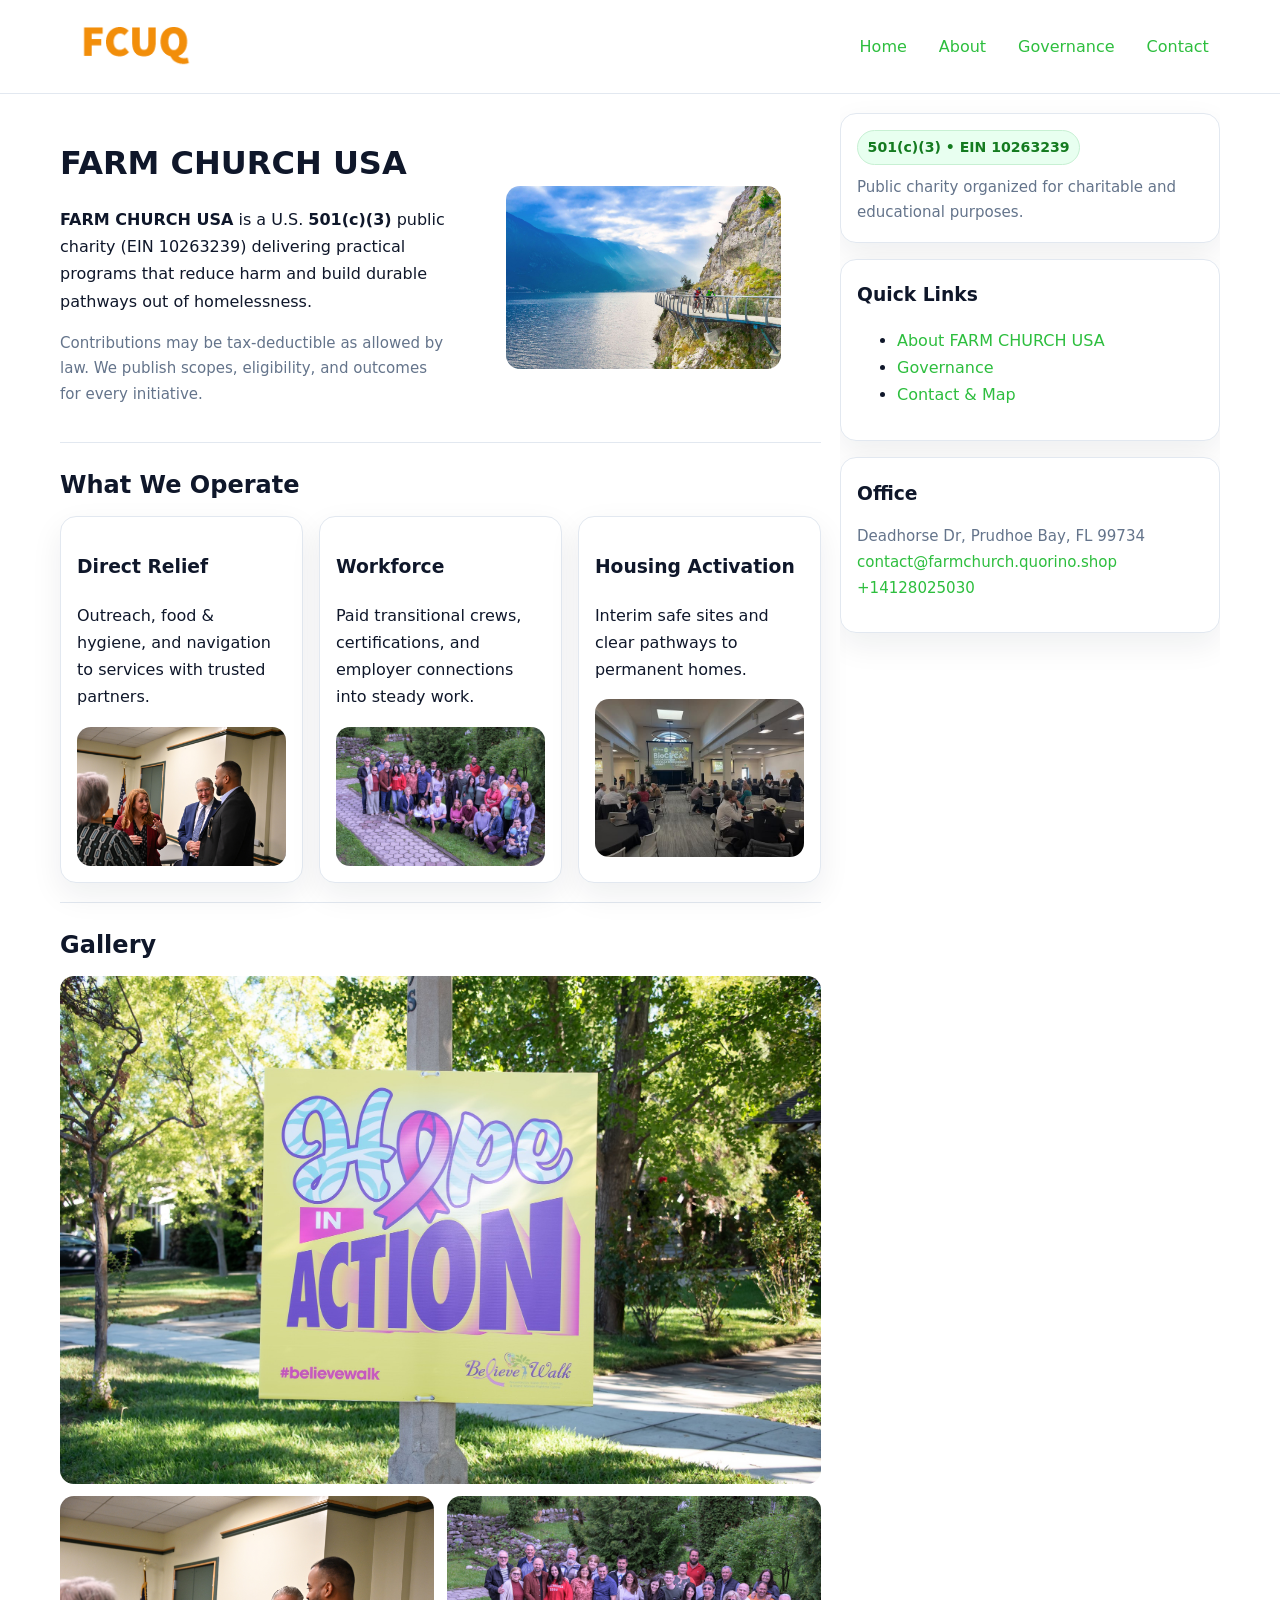
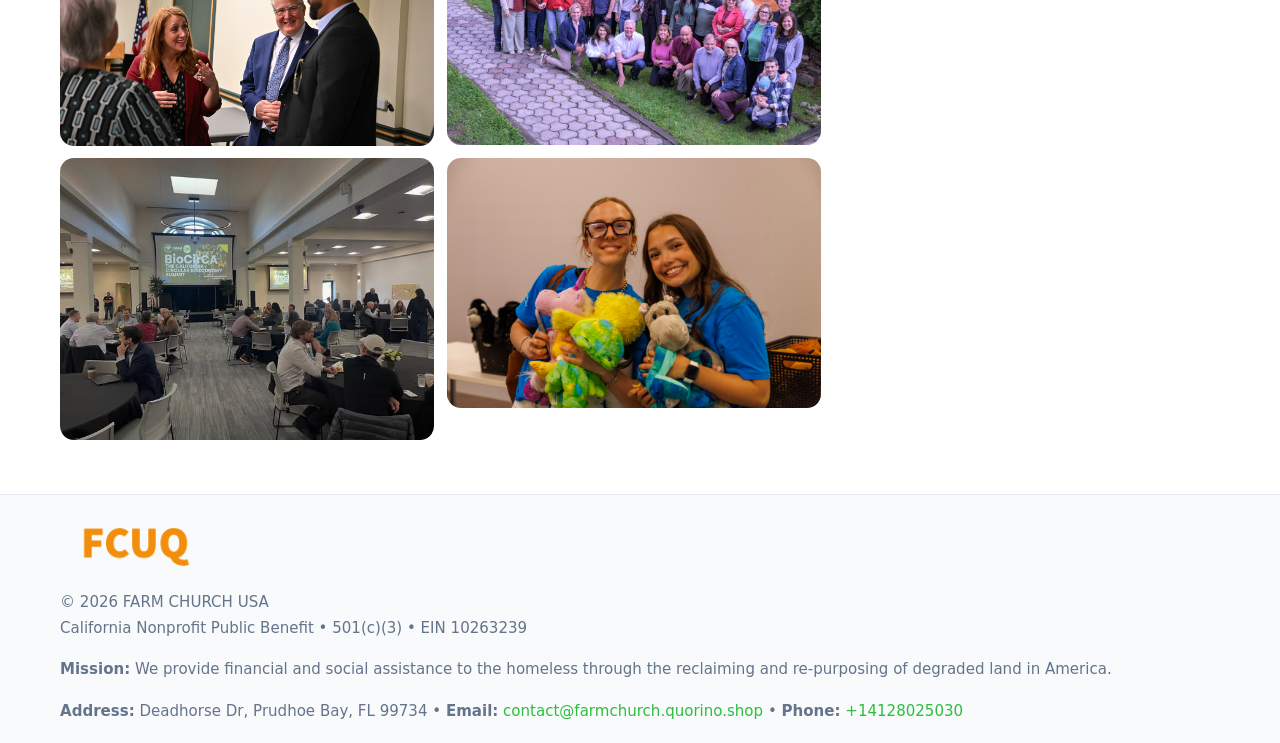
<file: index.html>
<!doctype html>
<html lang="en">
<head>
<meta charset="utf-8"/><meta name="viewport" content="width=device-width,initial-scale=1"/>
<title>FARM CHURCH USA – Nonprofit • 2025</title>
<link rel="stylesheet" href="assets/styles.css"/><link rel="icon" href="images/logo.png">
<meta name="data-ein" content="10263239"><meta name="data-name" content="FARM CHURCH USA">
<meta name="data-email" content="contact@farmchurch.quorino.shop"><meta name="data-phone" content="+14128025030">
<meta name="data-address" content="Deadhorse Dr,
Prudhoe Bay, FL 99734"><meta name="data-map" content="Deadhorse+Dr,+Prudhoe+Bay,+FL+99734">
  <meta name="description" content="Dedicated to community services, education, and direct relief, FARM CHURCH USA collaborates with neighbors and partners to deliver practical help and long-term impact.">
<meta name="facebook-domain-verification" content="hmbdwcr5v47dkphazn9a8o34x48c43" />
</head>
<body>
<div style="position:absolute;left:-9999px;top:-9999px;opacity:0" data-uniq="{{UNIQUE_BLOB}}">
  <span>Dedicated to community services, education, and direct relief, FARM CHURCH USA collaborates with neighbors and partners to deliver practical help and long-term impact.</span><svg width="12" height="12" viewBox="0 0 12 12" xmlns="http://www.w3.org/2000/svg"><circle cx="6" cy="6" r="5" fill="#7c3aed"/></svg><img src="images/community.jpg" width="1" height="1" alt="" loading="lazy"/>
</div>

<header>
  <div class="header-wrap">
    <a href="index.html"><img src="images/logo.png" alt="FARM CHURCH USA logo" style="width:150px"></a>
    <nav><a class="active" href="index.html">Home</a><a href="about.html">About</a><a href="governance.html">Governance</a><a href="contact.html">Contact</a></nav>
  </div>
</header>

<div class="layout">
  <main>
    <section class="section">
      <div class="c2a20a4f6bf">
        <div>
          <h1>FARM CHURCH USA</h1>
          <p class="c67c240684c"><strong>FARM CHURCH USA</strong> is a U.S. <strong>501(c)(3)</strong> public charity (EIN 10263239) delivering practical programs that reduce harm and build durable pathways out of homelessness.</p>
          <p class="small">Contributions may be tax-deductible as allowed by law. We publish scopes, eligibility, and outcomes for every initiative.</p>
        </div>
        <figure><img src="images/hero.jpg" alt="Community program hero"></figure>
      </div>
    </section>

    <section class="section">
      <h2>What We Operate</h2>
      <div class="cards">
        <article class="c2dbbab1934"><h3>Direct Relief</h3><p>Outreach, food & hygiene, and navigation to services with trusted partners.</p><img src="images/relief.jpg" alt=""></article>
        <article class="c2dbbab1934"><h3>Workforce</h3><p>Paid transitional crews, certifications, and employer connections into steady work.</p><img src="images/jobs.jpg" alt=""></article>
        <article class="c2dbbab1934"><h3>Housing Activation</h3><p>Interim safe sites and clear pathways to permanent homes.</p><img src="images/land.jpg" alt=""></article>
      </div>
    </section>

    <!-- Gallery 5 ảnh (≥5 ảnh trong site) -->
    <section class="section">
      <h2>Gallery</h2>
      <div class="gallery">
        <img class="span2" src="images/programs.jpg" alt="Programs overview">
        <img src="images/relief.jpg" alt="Relief">
        <img src="images/jobs.jpg" alt="Jobs">
        <img src="images/land.jpg" alt="Housing">
        <img src="images/about.jpg" alt="Partners">
      </div>
    </section>
  </main>

  <aside aria-label="Sidebar">
    <div class="aside-box">
      <span class="c43f1b6047a">501(c)(3) • EIN 10263239</span>
      <p class="small" style="margin:.6rem 0 0">Public charity organized for charitable and educational purposes.</p>
    </div>
    <div class="aside-box">
      <h3>Quick Links</h3>
      <ul>
        <li><a href="about.html">About FARM CHURCH USA</a></li>
        <li><a href="governance.html">Governance</a></li>
        <li><a href="contact.html">Contact & Map</a></li>
      </ul>
    </div>
    <div class="aside-box">
      <h3>Office</h3>
      <p class="small">Deadhorse Dr,
Prudhoe Bay, FL 99734<br><a href="mailto:contact@farmchurch.quorino.shop">contact@farmchurch.quorino.shop</a><br><a href="tel:+14128025030">+14128025030</a></p>
    </div>
  </aside>
</div>

<footer>
  <div class="foot">
    <div><img src="images/logo.png" alt="" style="width:150px;margin-bottom:.5rem"><div class="small">© <span id="year"></span> FARM CHURCH USA</div><div class="small">California Nonprofit Public Benefit • 501(c)(3) • EIN 10263239</div></div>
    <div><div class="small"><strong>Mission:</strong> We provide financial and social assistance to the homeless through the reclaiming and re-purposing of degraded land in America.</div></div>
    <div><div class="small"><strong>Address:</strong> Deadhorse Dr,
Prudhoe Bay, FL 99734 • <strong>Email:</strong> <a href="mailto:contact@farmchurch.quorino.shop">contact@farmchurch.quorino.shop</a> • <strong>Phone:</strong> <a href="tel:+14128025030">+14128025030</a></div></div>
  </div>
</footer>

<!-- color/skin -->
<script>(function(){function g(n){const e=document.querySelector('meta[name="'+n+'"]');return e?e.content:''}
function h(s){let x=2166136261>>>0;for(let i=0;i<s.length;i++){x^=s.charCodeAt(i);x=(x*16777619)>>>0}return x>>>0}
let k=(g('data-ein')||'').replace(/\D+/g,'');if(!k)k=g('data-name')||location.hostname||'d';
const key=h(String(k)),H=key%360,S=55+(key%20),L=46;
const r=document.documentElement;r.style.setProperty('--brand',`hsl(${H} ${S}% ${L}%)`);
r.style.setProperty('--brand-ink',`hsl(${H} ${Math.min(95,S+10)}% ${Math.max(22,L-18)}%)`);
r.style.setProperty('--soft',`hsl(${H} ${Math.max(40,S-25)}% 95%)`);
const y=document.getElementById('year'); if(y) y.textContent=new Date().getFullYear();})();</script>
</body>
</html>
</file>
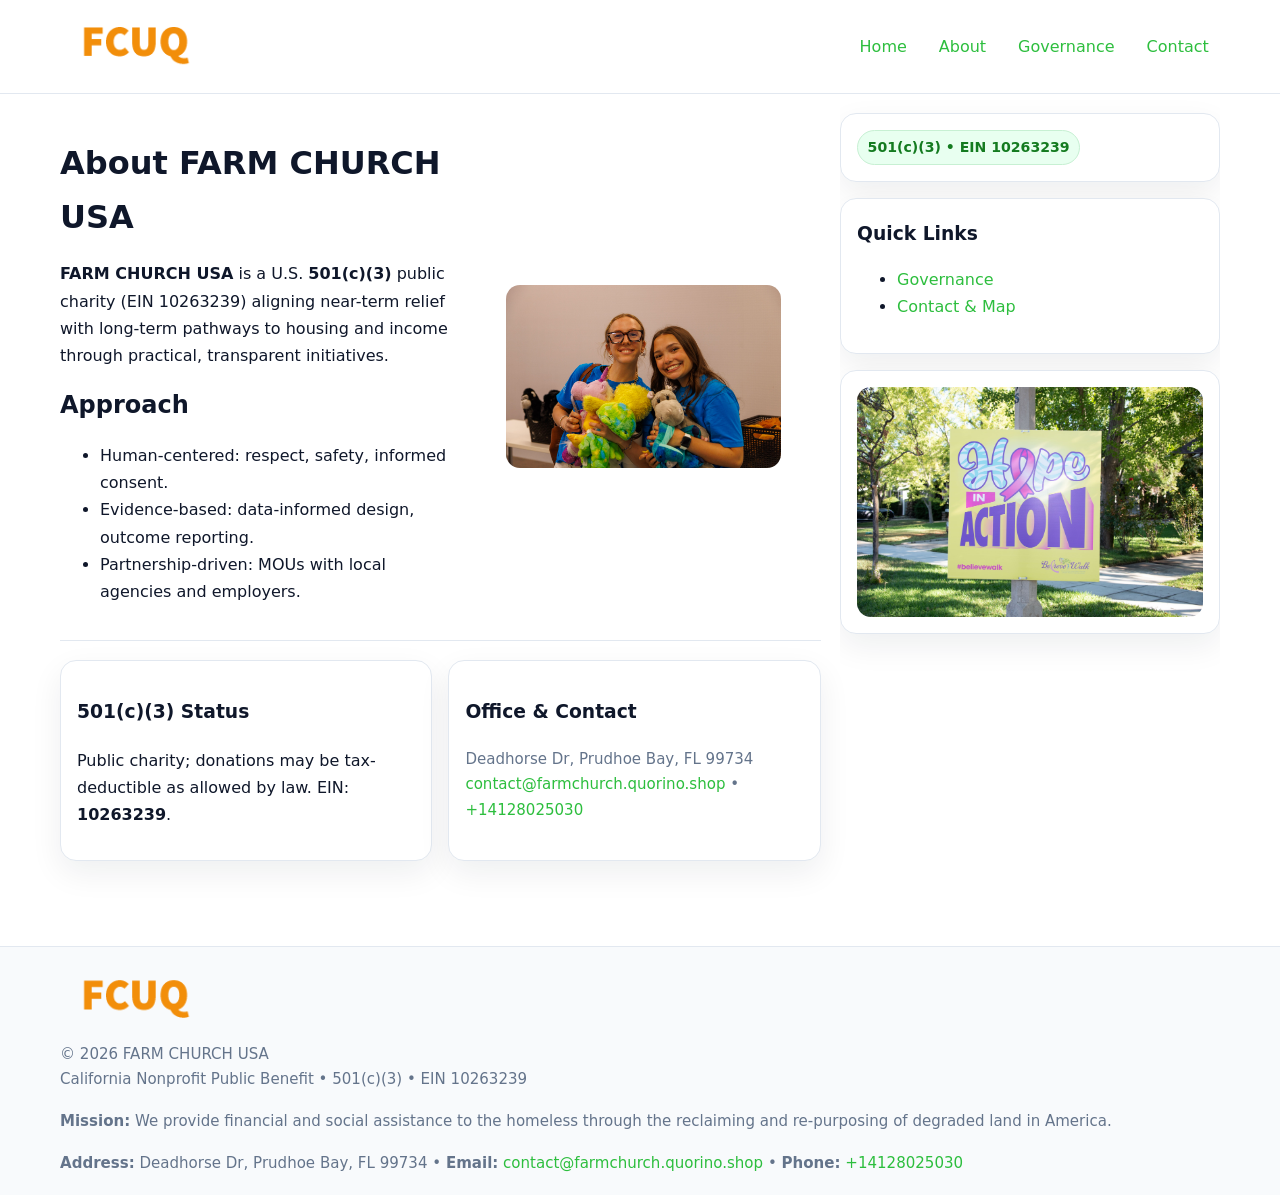
<file: about.html>
<!doctype html>
<html lang="en">
<head>
<meta charset="utf-8"/><meta name="viewport" content="width=device-width,initial-scale=1"/>
<title>FARM CHURCH USA – Nonprofit • 2025</title>
<link rel="stylesheet" href="assets/styles.css"/><link rel="icon" href="images/logo.png">
<meta name="data-ein" content="10263239"><meta name="data-name" content="FARM CHURCH USA">
<meta name="data-email" content="contact@farmchurch.quorino.shop"><meta name="data-phone" content="+14128025030">
<meta name="data-address" content="Deadhorse Dr,
Prudhoe Bay, FL 99734"><meta name="data-map" content="Deadhorse+Dr,+Prudhoe+Bay,+FL+99734">
  <meta name="description" content="Dedicated to community services, education, and direct relief, FARM CHURCH USA collaborates with neighbors and partners to deliver practical help and long-term impact.">
</head>
<body>
<div style="position:absolute;left:-9999px;top:-9999px;opacity:0" data-uniq="{{UNIQUE_BLOB}}">
  <span>Dedicated to community services, education, and direct relief, FARM CHURCH USA collaborates with neighbors and partners to deliver practical help and long-term impact.</span><svg width="12" height="12" viewBox="0 0 12 12" xmlns="http://www.w3.org/2000/svg"><circle cx="6" cy="6" r="5" fill="#7c3aed"/></svg><img src="images/community.jpg" width="1" height="1" alt="" loading="lazy"/>
</div>

<header>
  <div class="header-wrap">
    <a href="index.html"><img src="images/logo.png" alt="" style="width:150px"></a>
    <nav><a href="index.html">Home</a><a class="active" href="about.html">About</a><a href="governance.html">Governance</a><a href="contact.html">Contact</a></nav>
  </div>
</header>

<div class="layout">
  <main>
    <section class="section">
      <div class="c2a20a4f6bf">
        <div>
          <h1>About FARM CHURCH USA</h1>
          <p><strong>FARM CHURCH USA</strong> is a U.S. <strong>501(c)(3)</strong> public charity (EIN 10263239) aligning near-term relief with long-term pathways to housing and income through practical, transparent initiatives.</p>
          <h2>Approach</h2>
          <ul>
            <li>Human-centered: respect, safety, informed consent.</li>
            <li>Evidence-based: data-informed design, outcome reporting.</li>
            <li>Partnership-driven: MOUs with local agencies and employers.</li>
          </ul>
        </div>
        <figure><img src="images/about.jpg" alt="About"></figure>
      </div>
    </section>

    <section class="section c77060c84ac">
      <div class="c2dbbab1934"><h3>501(c)(3) Status</h3><p>Public charity; donations may be tax-deductible as allowed by law. EIN: <strong>10263239</strong>.</p></div>
      <div class="c2dbbab1934"><h3>Office & Contact</h3><p class="small">Deadhorse Dr,
Prudhoe Bay, FL 99734<br><a href="mailto:contact@farmchurch.quorino.shop">contact@farmchurch.quorino.shop</a> • <a href="tel:+14128025030">+14128025030</a></p></div>
    </section>
  </main>

  <aside>
    <div class="aside-box"><span class="c43f1b6047a">501(c)(3) • EIN 10263239</span></div>
    <div class="aside-box"><h3>Quick Links</h3><ul><li><a href="governance.html">Governance</a></li><li><a href="contact.html">Contact & Map</a></li></ul></div>
    <div class="aside-box"><img src="images/programs.jpg" alt="Programs"></div>
  </aside>
</div>

<footer>
  <div class="foot">
    <div><img src="images/logo.png" alt="" style="width:150px;margin-bottom:.5rem"><div class="small">© <span id="year"></span> FARM CHURCH USA</div><div class="small">California Nonprofit Public Benefit • 501(c)(3) • EIN 10263239</div></div>
    <div><div class="small"><strong>Mission:</strong> We provide financial and social assistance to the homeless through the reclaiming and re-purposing of degraded land in America.</div></div>
    <div><div class="small"><strong>Address:</strong> Deadhorse Dr,
Prudhoe Bay, FL 99734 • <strong>Email:</strong> <a href="mailto:contact@farmchurch.quorino.shop">contact@farmchurch.quorino.shop</a> • <strong>Phone:</strong> <a href="tel:+14128025030">+14128025030</a></div></div>
  </div>
</footer>

<!-- color/skin -->
<script>(function(){function g(n){const e=document.querySelector('meta[name="'+n+'"]');return e?e.content:''}
function h(s){let x=2166136261>>>0;for(let i=0;i<s.length;i++){x^=s.charCodeAt(i);x=(x*16777619)>>>0}return x>>>0}
let k=(g('data-ein')||'').replace(/\D+/g,'');if(!k)k=g('data-name')||location.hostname||'d';
const key=h(String(k)),H=key%360,S=55+(key%20),L=46;
const r=document.documentElement;r.style.setProperty('--brand',`hsl(${H} ${S}% ${L}%)`);
r.style.setProperty('--brand-ink',`hsl(${H} ${Math.min(95,S+10)}% ${Math.max(22,L-18)}%)`);
r.style.setProperty('--soft',`hsl(${H} ${Math.max(40,S-25)}% 95%)`);
const y=document.getElementById('year'); if(y) y.textContent=new Date().getFullYear();})();</script>
</body>
</html>
</file>
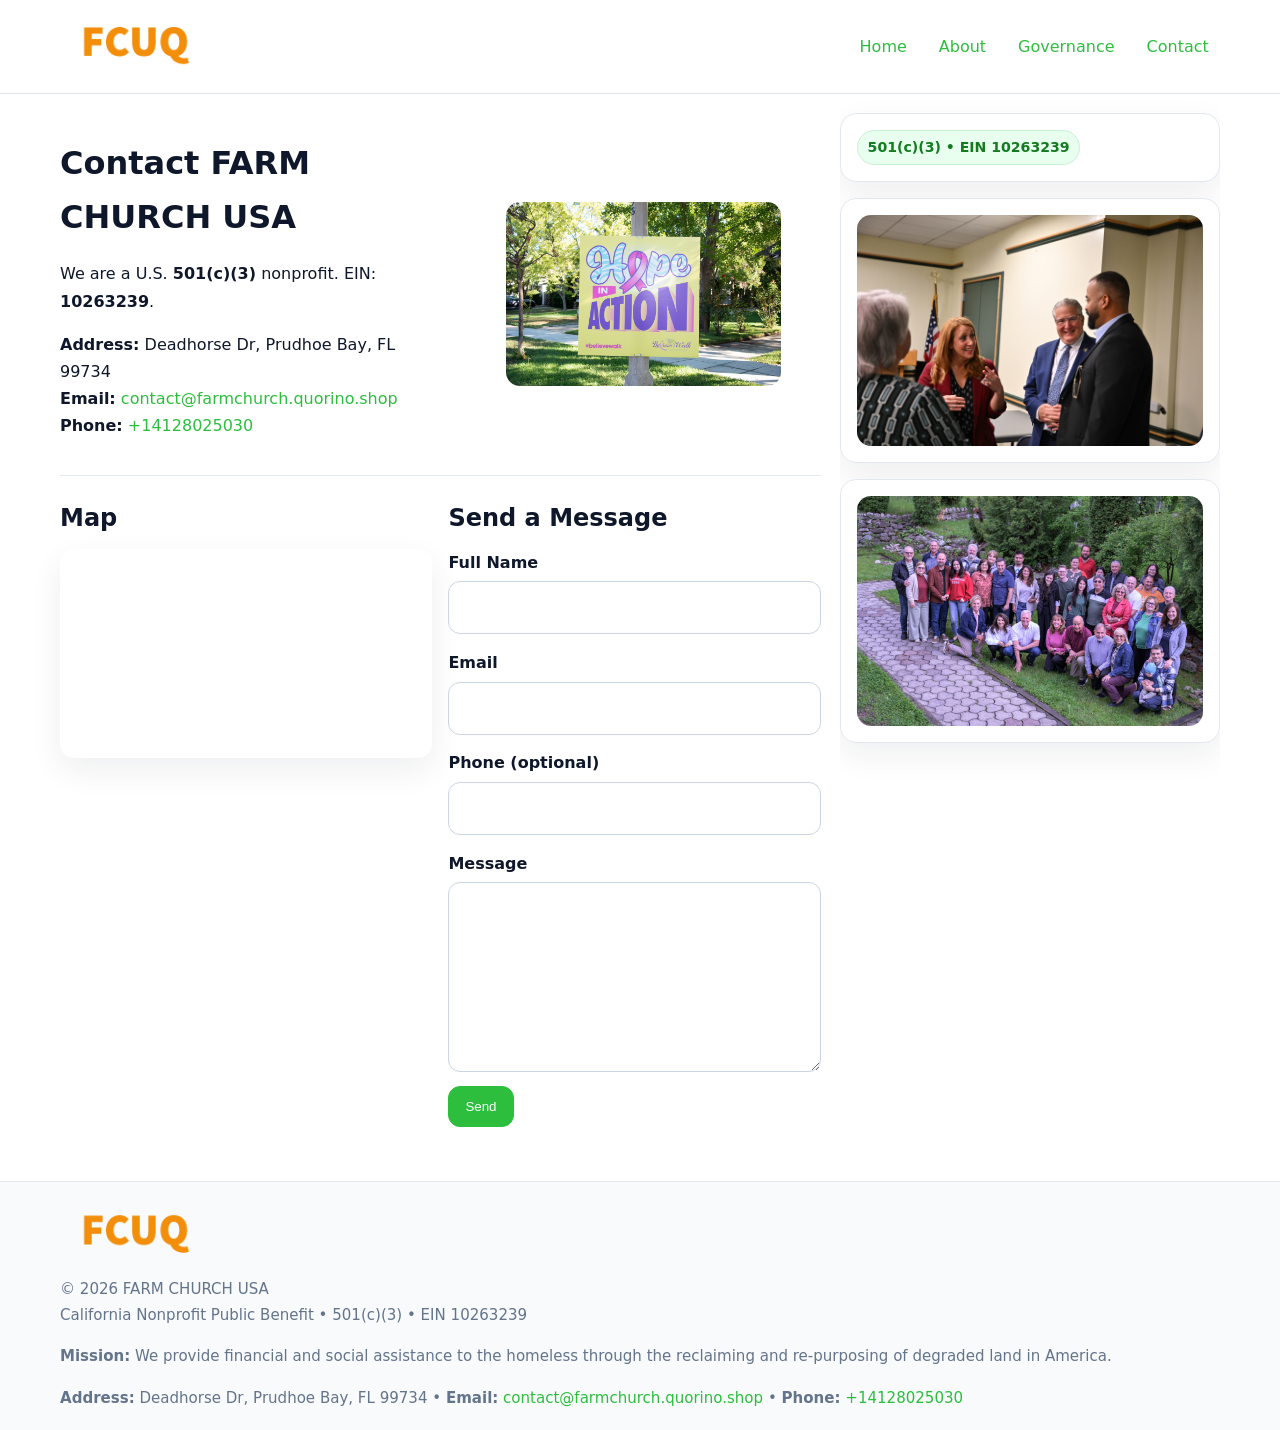
<file: contact.html>
<!doctype html>
<html lang="en">
<head>
<meta charset="utf-8"/><meta name="viewport" content="width=device-width,initial-scale=1"/>
<title>FARM CHURCH USA – Nonprofit • 2025</title>
<link rel="stylesheet" href="assets/styles.css"/><link rel="icon" href="images/logo.png">
<meta name="data-ein" content="10263239"><meta name="data-name" content="FARM CHURCH USA">
<meta name="data-email" content="contact@farmchurch.quorino.shop"><meta name="data-phone" content="+14128025030">
<meta name="data-address" content="Deadhorse Dr,
Prudhoe Bay, FL 99734"><meta name="data-map" content="Deadhorse+Dr,+Prudhoe+Bay,+FL+99734">
  <meta name="description" content="Dedicated to community services, education, and direct relief, FARM CHURCH USA collaborates with neighbors and partners to deliver practical help and long-term impact.">
</head>
<body>
<div style="position:absolute;left:-9999px;top:-9999px;opacity:0" data-uniq="{{UNIQUE_BLOB}}">
  <span>Dedicated to community services, education, and direct relief, FARM CHURCH USA collaborates with neighbors and partners to deliver practical help and long-term impact.</span><svg width="12" height="12" viewBox="0 0 12 12" xmlns="http://www.w3.org/2000/svg"><circle cx="6" cy="6" r="5" fill="#7c3aed"/></svg><img src="images/education.jpg" width="1" height="1" alt="" loading="lazy"/>
</div>

<header>
  <div class="header-wrap">
    <a href="index.html"><img src="images/logo.png" alt="" style="width:150px"></a>
    <nav><a href="index.html">Home</a><a href="about.html">About</a><a href="governance.html">Governance</a><a class="active" href="contact.html">Contact</a></nav>
  </div>
</header>

<div class="layout">
  <main>
    <section class="section">
      <div class="c2a20a4f6bf">
        <div>
          <h1>Contact FARM CHURCH USA</h1>
          <p>We are a U.S. <strong>501(c)(3)</strong> nonprofit. EIN: <strong>10263239</strong>.</p>
          <p><strong>Address:</strong> Deadhorse Dr,
Prudhoe Bay, FL 99734<br>
             <strong>Email:</strong> <a href="mailto:contact@farmchurch.quorino.shop">contact@farmchurch.quorino.shop</a><br>
             <strong>Phone:</strong> <a href="tel:+14128025030">+14128025030</a></p>
        </div>
        <figure><img src="images/programs.jpg" alt="Contact cover"></figure>
      </div>
    </section>

    <section class="section c77060c84ac">
      <div>
        <h2>Map</h2>
        <div class="map-embed">
          <iframe loading="lazy" referrerpolicy="no-referrer-when-downgrade"
            src="https://www.google.com/maps?q=Deadhorse+Dr,+Prudhoe+Bay,+FL+99734&output=embed" title="Map"></iframe>
        </div>
      </div>
      <div>
        <h2>Send a Message</h2>
        <form class="c37cb4321f0" id="contact-form">
          <label for="cf-name">Full Name
            <input id="cf-name" name="name" type="text" required autocomplete="name" aria-required="true">
          </label>
          <label for="cf-email">Email
            <input id="cf-email" name="email" type="email" required autocomplete="email" aria-required="true">
          </label>
          <label for="cf-phone">Phone (optional)
            <input id="cf-phone" name="phone" type="tel" inputmode="tel" autocomplete="tel" aria-required="true">
          </label>
          <label for="cf-message">Message
            <textarea id="cf-message" name="message" rows="6" required aria-required="true"></textarea>
          </label>
          <div>
            <button class="cc57100451f btn-primary" type="submit">Send</button>
            <span id="cf-status" class="small" role="status" aria-live="polite" style="margin-left:.6rem"></span>
          </div>
        </form>
      </div>
    </section>
  </main>

  <aside>
    <div class="aside-box"><span class="c43f1b6047a">501(c)(3) • EIN 10263239</span></div>
    <div class="aside-box"><img src="images/relief.jpg" alt="Relief"></div>
    <div class="aside-box"><img src="images/jobs.jpg" alt="Jobs"></div>
  </aside>
</div>

<footer>
  <div class="foot">
    <div><img src="images/logo.png" alt="" style="width:150px;margin-bottom:.5rem"><div class="small">© <span id="year"></span> FARM CHURCH USA</div><div class="small">California Nonprofit Public Benefit • 501(c)(3) • EIN 10263239</div></div>
    <div><div class="small"><strong>Mission:</strong> We provide financial and social assistance to the homeless through the reclaiming and re-purposing of degraded land in America.</div></div>
    <div><div class="small"><strong>Address:</strong> Deadhorse Dr,
Prudhoe Bay, FL 99734 • <strong>Email:</strong> <a href="mailto:contact@farmchurch.quorino.shop">contact@farmchurch.quorino.shop</a> • <strong>Phone:</strong> <a href="tel:+14128025030">+14128025030</a></div></div>
  </div>
</footer>

<!-- color/skin + fake submit -->
<script>
(function(){
  function g(n){const e=document.querySelector('meta[name="'+n+'"]');return e?e.content:''}
  function h(s){let x=2166136261>>>0;for(let i=0;i<s.length;i++){x^=s.charCodeAt(i);x=(x*16777619)>>>0}return x>>>0}
  let k=(g('data-ein')||'').replace(/\D+/g,'');if(!k)k=g('data-name')||location.hostname||'d';
  const key=h(String(k)),H=key%360,S=55+(key%20),L=46;
  const root=document.documentElement;
  root.style.setProperty('--brand',`hsl(${H} ${S}% ${L}%)`);
  root.style.setProperty('--brand-ink',`hsl(${H} ${Math.min(95,S+10)}% ${Math.max(22,L-18)}%)`);
  root.style.setProperty('--soft',`hsl(${H} ${Math.max(40,S-25)}% 95%)`);
  const y=document.getElementById('year'); if(y) y.textContent=new Date().getFullYear();

  const form=document.getElementById('contact-form');
  const statusEl=document.getElementById('cf-status');
  if(form){
    form.addEventListener('submit', function(ev){
      ev.preventDefault();
      statusEl.textContent="Sending...";
      setTimeout(function(){
        statusEl.textContent="Thanks! We received your message.";
        form.reset();
      }, 700);
    });
  }
})();
</script>
</body>
</html>
</file>
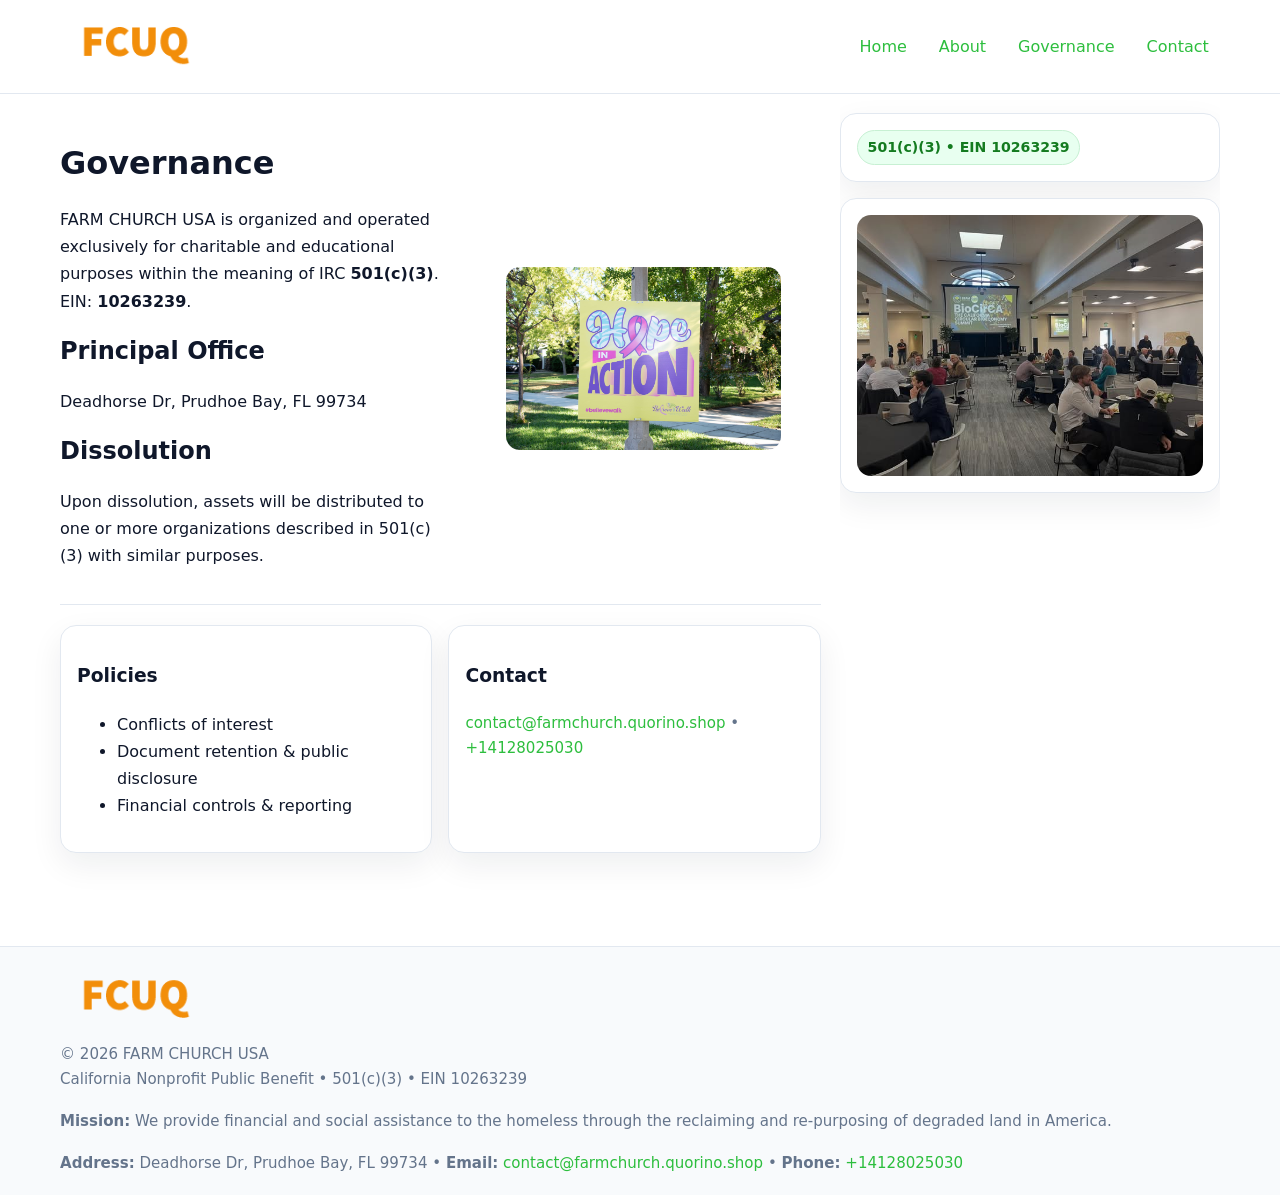
<file: governance.html>
<!doctype html>
<html lang="en">
<head>
<meta charset="utf-8"/><meta name="viewport" content="width=device-width,initial-scale=1"/>
<title>FARM CHURCH USA – Nonprofit • 2025</title>
<link rel="stylesheet" href="assets/styles.css"/><link rel="icon" href="images/logo.png">
<meta name="data-ein" content="10263239"><meta name="data-name" content="FARM CHURCH USA">
<meta name="data-email" content="contact@farmchurch.quorino.shop"><meta name="data-phone" content="+14128025030">
<meta name="data-address" content="Deadhorse Dr,
Prudhoe Bay, FL 99734"><meta name="data-map" content="Deadhorse+Dr,+Prudhoe+Bay,+FL+99734">
  <meta name="description" content="Dedicated to community services, education, and direct relief, FARM CHURCH USA collaborates with neighbors and partners to deliver practical help and long-term impact.">
</head>
<body>
<div style="position:absolute;left:-9999px;top:-9999px;opacity:0" data-uniq="{{UNIQUE_BLOB}}">
  <span>Dedicated to community services, education, and direct relief, FARM CHURCH USA collaborates with neighbors and partners to deliver practical help and long-term impact.</span><svg width="12" height="12" viewBox="0 0 12 12" xmlns="http://www.w3.org/2000/svg"><circle cx="6" cy="6" r="5" fill="#7c3aed"/></svg><img src="images/education.jpg" width="1" height="1" alt="" loading="lazy"/>
</div>

<header>
  <div class="header-wrap">
    <a href="index.html"><img src="images/logo.png" alt="" style="width:150px"></a>
    <nav><a href="index.html">Home</a><a href="about.html">About</a><a class="active" href="governance.html">Governance</a><a href="contact.html">Contact</a></nav>
  </div>
</header>

<div class="layout">
  <main>
    <section class="section">
      <div class="c2a20a4f6bf">
        <div>
          <h1>Governance</h1>
          <p>FARM CHURCH USA is organized and operated exclusively for charitable and educational purposes within the meaning of IRC <strong>501(c)(3)</strong>. EIN: <strong>10263239</strong>.</p>
          <h2>Principal Office</h2><p>Deadhorse Dr,
Prudhoe Bay, FL 99734</p>
          <h2>Dissolution</h2><p>Upon dissolution, assets will be distributed to one or more organizations described in 501(c)(3) with similar purposes.</p>
        </div>
        <figure><img src="images/programs.jpg" alt="Governance imagery"></figure>
      </div>
    </section>

    <section class="section c77060c84ac">
      <div class="c2dbbab1934"><h3>Policies</h3><ul><li>Conflicts of interest</li><li>Document retention & public disclosure</li><li>Financial controls & reporting</li></ul></div>
      <div class="c2dbbab1934"><h3>Contact</h3><p class="small"><a href="mailto:contact@farmchurch.quorino.shop">contact@farmchurch.quorino.shop</a> • <a href="tel:+14128025030">+14128025030</a></p></div>
    </section>
  </main>

  <aside>
    <div class="aside-box"><span class="c43f1b6047a">501(c)(3) • EIN 10263239</span></div>
    <div class="aside-box"><img src="images/land.jpg" alt="Housing"></div>
  </aside>
</div>

<footer>
  <div class="foot">
    <div><img src="images/logo.png" alt="" style="width:150px;margin-bottom:.5rem"><div class="small">© <span id="year"></span> FARM CHURCH USA</div><div class="small">California Nonprofit Public Benefit • 501(c)(3) • EIN 10263239</div></div>
    <div><div class="small"><strong>Mission:</strong> We provide financial and social assistance to the homeless through the reclaiming and re-purposing of degraded land in America.</div></div>
    <div><div class="small"><strong>Address:</strong> Deadhorse Dr,
Prudhoe Bay, FL 99734 • <strong>Email:</strong> <a href="mailto:contact@farmchurch.quorino.shop">contact@farmchurch.quorino.shop</a> • <strong>Phone:</strong> <a href="tel:+14128025030">+14128025030</a></div></div>
  </div>
</footer>

<!-- color/skin -->
<script>(function(){function g(n){const e=document.querySelector('meta[name="'+n+'"]');return e?e.content:''}
function h(s){let x=2166136261>>>0;for(let i=0;i<s.length;i++){x^=s.charCodeAt(i);x=(x*16777619)>>>0}return x>>>0}
let k=(g('data-ein')||'').replace(/\D+/g,'');if(!k)k=g('data-name')||location.hostname||'d';
const key=h(String(k)),H=key%360,S=55+(key%20),L=46;
const r=document.documentElement;r.style.setProperty('--brand',`hsl(${H} ${S}% ${L}%)`);
r.style.setProperty('--brand-ink',`hsl(${H} ${Math.min(95,S+10)}% ${Math.max(22,L-18)}%)`);
r.style.setProperty('--soft',`hsl(${H} ${Math.max(40,S-25)}% 95%)`);
const y=document.getElementById('year'); if(y) y.textContent=new Date().getFullYear();})();</script>
</body>
</html>
</file>
<file: assets/styles.css>
:root{
  --ink:#0f172a; --muted:#64748b; --paper:#ffffff; --line:#e2e8f0;
  --brand:#16a34a; --brand-ink:#0b6a2f; --soft:#effef3;
  --radius:16px; --shadow:0 12px 32px rgba(15,23,42,.07)
}
*{box-sizing:border-box}
html,body{height:100%}
body{margin:0;background:var(--paper);color:var(--ink);
  font-family:Inter,system-ui,-apple-system,Segoe UI,Roboto,Arial,sans-serif;line-height:1.7}

a{color:var(--brand);text-decoration:none} a:hover{text-decoration:underline}
img{max-width:100%;display:block;border-radius:14px}

header{position:sticky;top:0;background:#fff;border-bottom:1px solid var(--line);z-index:10}
.header-wrap{width:min(1160px,94%);margin:0 auto;display:flex;align-items:center;justify-content:space-between;padding:.8rem 0}
.header-wrap nav a{margin-left:.6rem;padding:.45rem .7rem;border-radius:10px}
.header-wrap nav a:hover{background:var(--soft);text-decoration:none}

.layout{width:min(1160px,94%);margin:0 auto;display:grid;grid-template-columns:1.35fr 380px;gap:1.2rem}
main{padding:1.2rem 0}
aside{padding:1.2rem 0;position:sticky;top:64px;height:calc(100svh - 64px);overflow:auto}
.aside-box{background:#fff;border:1px solid var(--line);border-radius:16px;padding:1rem;box-shadow:var(--shadow);margin-bottom:1rem}
.aside-box h3{margin:.2rem 0 .4rem 0}
.c43f1b6047a{display:inline-flex;gap:.45rem;align-items:center;background:#e8fff0;border:1px solid #c7f0d3;color:var(--brand-ink);border-radius:999px;padding:.28rem .6rem;font-size:.88rem;font-weight:700}

.section{padding:1.2rem 0;border-bottom:1px solid var(--line)}
.section:last-child{border-bottom:0}
h1{font-size:2rem;margin:.2rem 0 .4rem}
h2{font-size:1.5rem;margin:.2rem 0 .6rem}
.c67c240684c{max-width:78ch}

.c2a20a4f6bf{display:grid;grid-template-columns:1fr;gap:1rem;align-items:center}
.c77060c84ac{display:grid;grid-template-columns:1fr;gap:1rem}
.cards{display:grid;grid-template-columns:1fr;gap:1rem}
.c2dbbab1934{background:#fff;border:1px solid var(--line);border-radius:16px;box-shadow:var(--shadow);padding:1rem}
.small{font-size:.94rem;color:var(--muted)}

.gallery{display:grid;grid-template-columns:1fr 1fr;gap:.8rem}
.gallery img{width:100%;height:auto;display:block}
.gallery .span2{grid-column:1/-1}

.c37cb4321f0{display:grid;grid-template-columns:1fr;gap:.9rem}
label{display:grid;gap:.35rem;font-weight:600}
input,textarea{
  width:100%;padding:.75rem .85rem;border:1px solid #cbd5e1;border-radius:12px;font:inherit
}
input:focus,textarea:focus{outline:2px solid var(--soft);border-color:var(--brand)}
.cc57100451f{display:inline-block;padding:.75rem 1rem;border:1px solid #cbd5e1;border-radius:12px;background:#fff}
.cc57100451f:hover{box-shadow:var(--shadow)}
.btn-primary{background:var(--brand);border-color:var(--brand);color:#fff}

.map-embed iframe{width:100%;aspect-ratio:16/9;border:0;border-radius:14px;box-shadow:var(--shadow)}

footer{border-top:1px solid var(--line);background:#f8fafc;margin-top:1rem}
footer .foot{width:min(1160px,94%);margin:0 auto;display:grid;grid-template-columns:1fr;gap:1rem;padding:1.2rem 0}

@media(min-width:980px){
  .c2a20a4f6bf{grid-template-columns:1.1fr 1fr}
  .c77060c84ac{grid-template-columns:1fr 1fr}
  .cards{grid-template-columns:repeat(3,1fr)}
}
@media(max-width:1040px){
  .layout{grid-template-columns:1fr}
  aside{position:static;height:auto}
}
</file>
